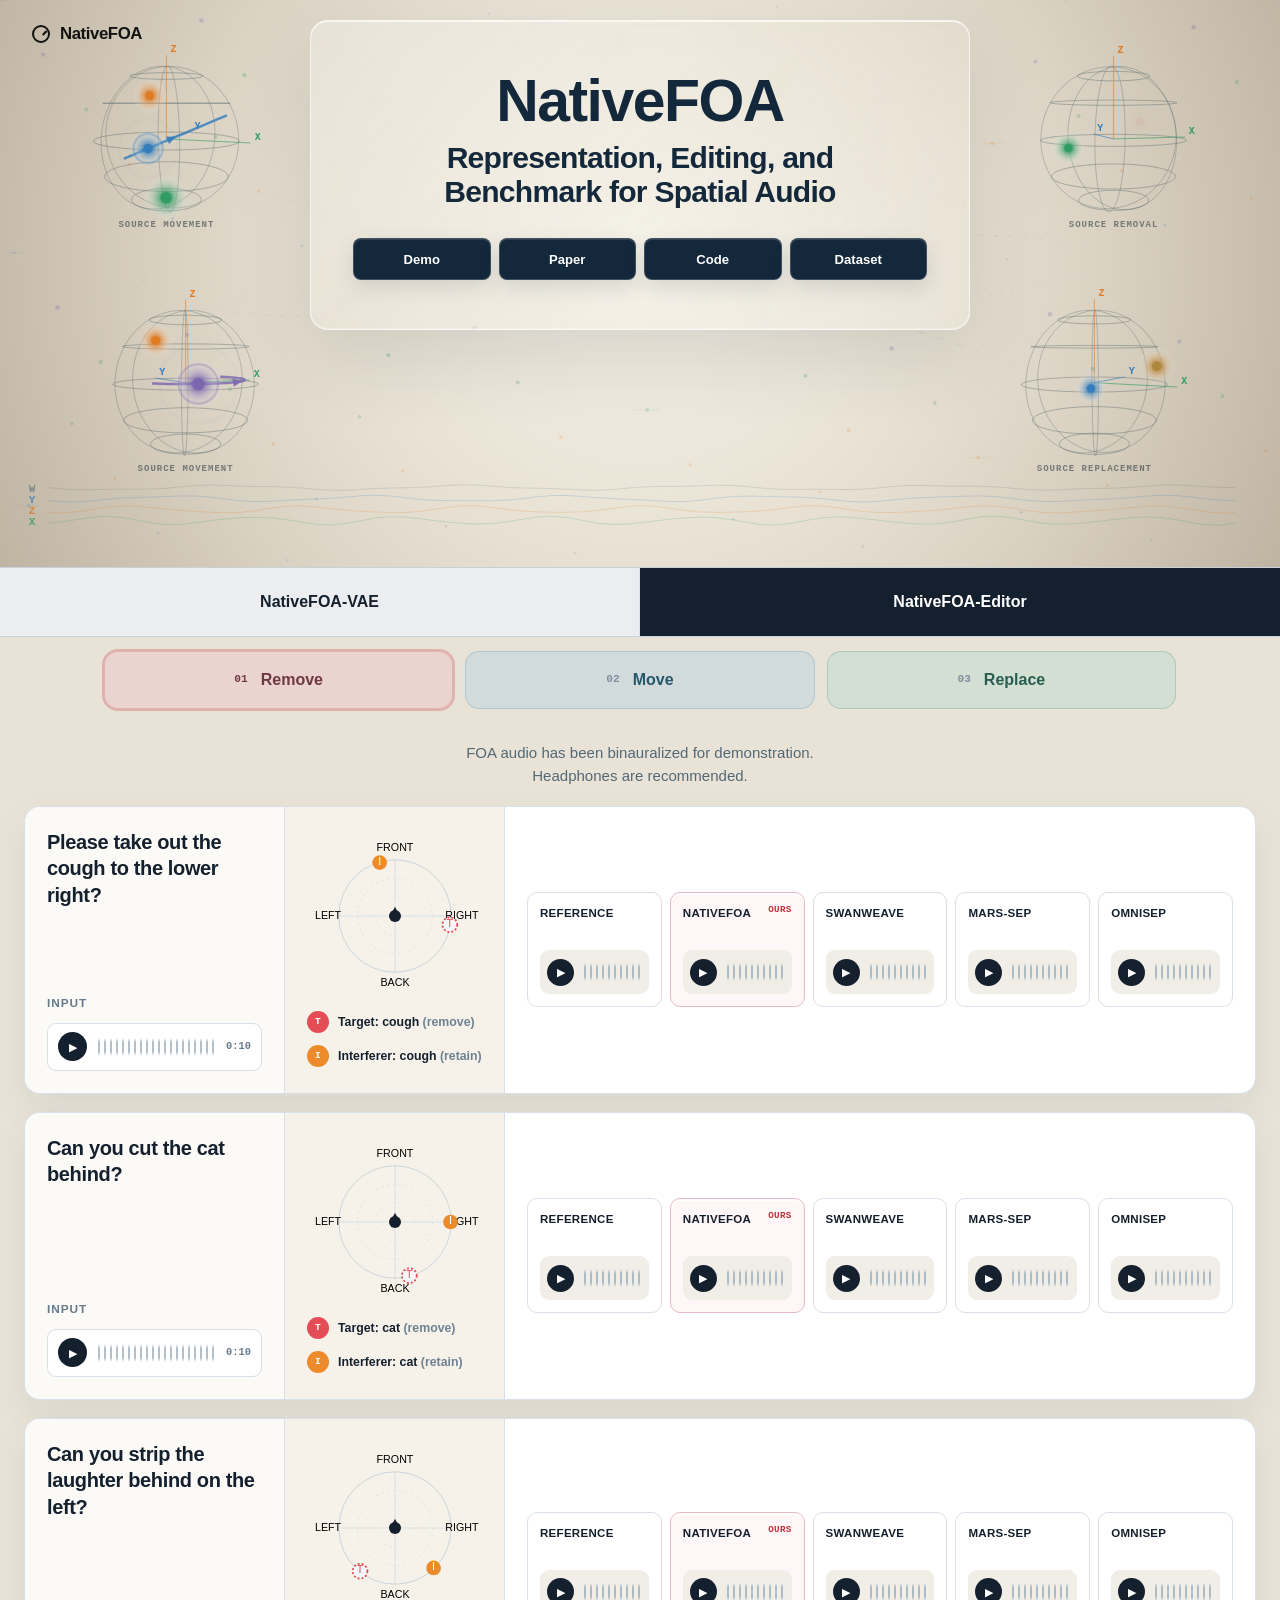
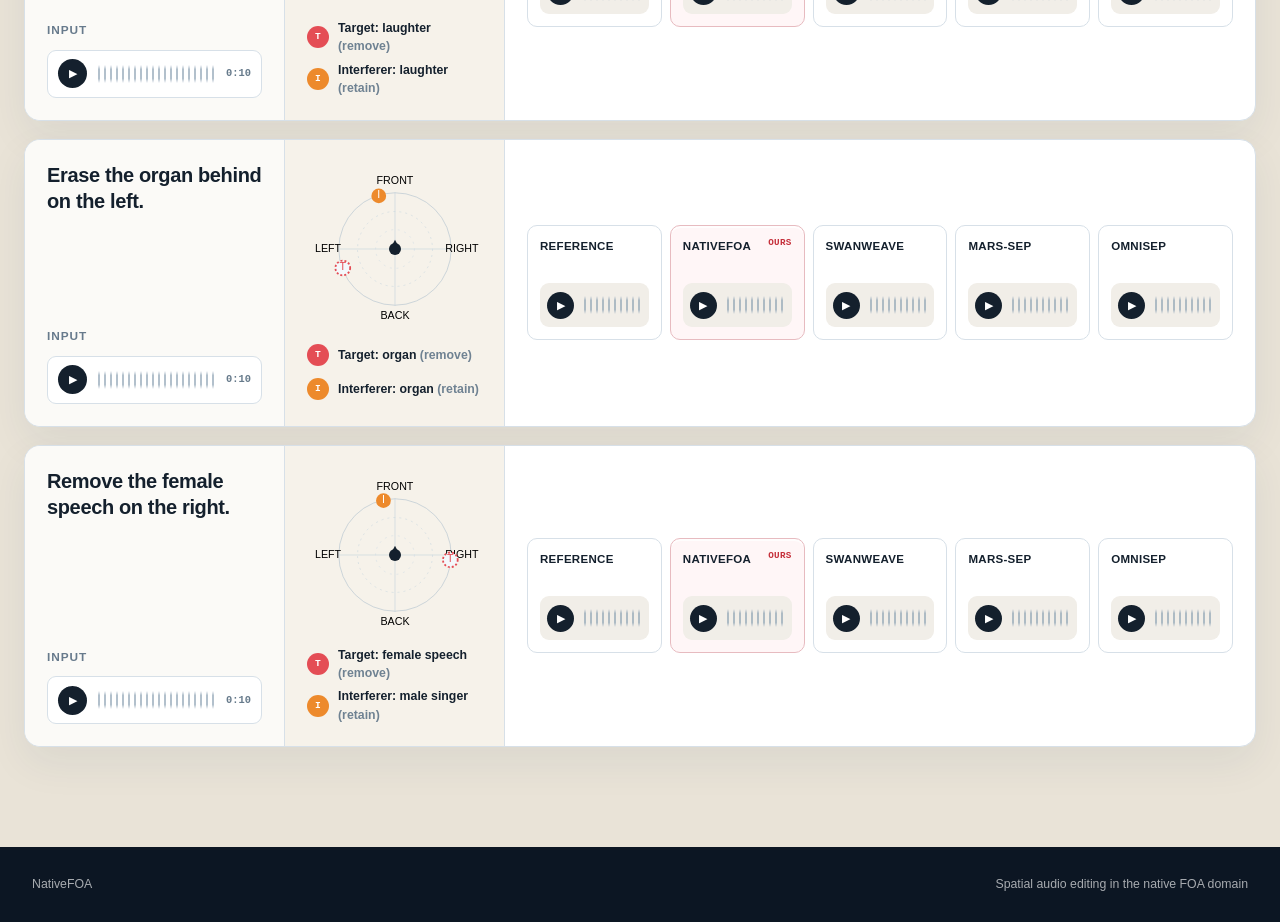
<file: index.html>
<!doctype html>
<html lang="en">
  <head>
    <meta charset="UTF-8" />
    <meta name="viewport" content="width=device-width, initial-scale=1.0" />
    <meta name="description" content="NativeFOA representation and instruction-guided spatial audio editing demos." />
    <title>NativeFOA — Spatial Audio Demo</title>
    <link rel="icon" type="image/svg+xml" href="data:image/svg+xml,%3Csvg xmlns='http://www.w3.org/2000/svg' viewBox='0 0 64 64'%3E%3Crect width='64' height='64' rx='14' fill='%230b111b'/%3E%3Ccircle cx='32' cy='32' r='19' fill='none' stroke='%23e9ff60' stroke-width='4'/%3E%3Ccircle cx='32' cy='13' r='5' fill='%23ff5b4d'/%3E%3Cpath d='M32 32L49 42' stroke='%23fff' stroke-width='3' stroke-linecap='round'/%3E%3C/svg%3E" />
    <link rel="stylesheet" href="styles.css?v=35" />
    <script src="app.js?v=35" defer></script>
  </head>
  <body>
    <header class="topbar">
      <a class="brand" href="#top" aria-label="NativeFOA home"><span class="brand-mark"></span>NativeFOA</a>
    </header>

    <main>
      <section class="hero" id="top">
        <canvas class="soundfield-canvas" id="soundfield-canvas" aria-hidden="true"></canvas>
        <div class="hero-shade"></div>
        <div class="hero-panel">
          <h1>NativeFOA</h1>
          <p class="hero-title">Representation, Editing, and<br />Benchmark for Spatial Audio</p>
          <div class="hero-actions" aria-label="Project resources">
            <a class="action action--dark" href="#editor">Demo</a>
            <span class="action action--muted">Paper</span>
            <span class="action action--muted">Code</span>
            <span class="action action--muted">Dataset</span>
          </div>
        </div>
      </section>

      <nav class="module-switcher" aria-label="NativeFOA components">
        <button class="module-button" data-page="vae" type="button">NativeFOA-VAE</button>
        <button class="module-button is-active" data-page="editor" type="button">NativeFOA-Editor</button>
      </nav>

      <section class="demo-section page-panel" id="editor" data-page-panel="editor">
        <div class="task-switcher" role="tablist" aria-label="Editing task">
          <button class="task-button is-active" data-task="remove" role="tab" aria-selected="true"><span>01</span>Remove</button>
          <button class="task-button" data-task="move" role="tab" aria-selected="false"><span>02</span>Move</button>
          <button class="task-button" data-task="replace" role="tab" aria-selected="false"><span>03</span>Replace</button>
        </div>

        <p class="editor-note">FOA audio has been binauralized for demonstration.<br />Headphones are recommended.</p>

        <div class="case-list" id="case-list" aria-live="polite"></div>
      </section>

      <section class="vae-section page-panel" id="vae" data-page-panel="vae" aria-labelledby="vae-demo-title" hidden>
        <div class="vae-heading">
          <div>
            <p class="kicker">NATIVE FOA · REPRESENTATION</p>
            <h2 id="vae-demo-title">FOA VAE Reconstruction Demo</h2>
          </div>
        </div>
        <div class="vae-list" id="vae-list"></div>
      </section>

    </main>

    <footer>
      <span>NativeFOA</span>
      <span>Spatial audio editing in the native FOA domain</span>
    </footer>
  </body>
</html>
</file>
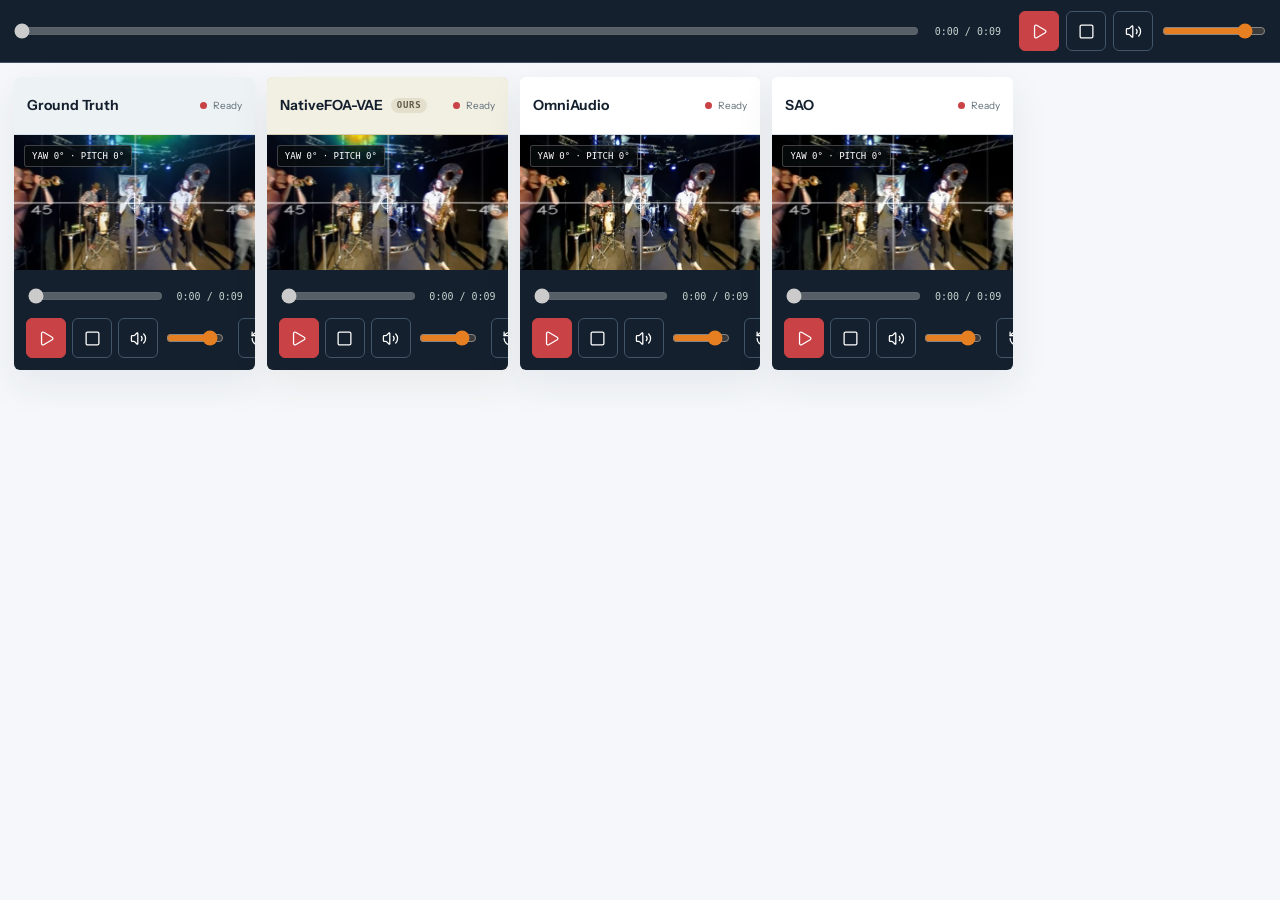
<file: preview/vae-demo/index.html>
<!doctype html>
<html lang="en">
  <head>
    <meta charset="UTF-8">
    <meta name="viewport" content="width=device-width, initial-scale=1.0">
    <meta name="color-scheme" content="light">
    <meta name="theme-color" content="#f5f7fa">
    <link rel="icon" href="data:,">
    <meta
      name="description"
      content="AROS interactive spatial-audio reconstruction comparison with 360-degree energy overlays and binaural Ambisonic playback."
    >
    <title>NativeFOA — FOA VAE Reconstruction Demo</title>
    <link rel="preload" href="vendor/InstrumentSans.woff2" as="font" type="font/woff2" crossorigin>
    <link rel="stylesheet" href="styles.css?v=nativefoa-12">
  </head>
  <body>
    <main id="top">
      <section class="sample-band" aria-labelledby="sample-nav-title">
        <div class="sample-band__inner">
          <div class="section-index">
            <span>01</span>
            <h2 id="sample-nav-title">Choose a sample</h2>
          </div>
          <div
            class="sample-tabs"
            id="sample-tabs"
            role="tablist"
            aria-label="FOA test samples"
          ></div>
        </div>
      </section>

      <section class="comparison-section" aria-labelledby="comparison-title">
        <div class="comparison-heading">
          <div class="section-index">
            <span>02</span>
            <div>
              <h2 id="comparison-title">Reconstruction comparison</h2>
              <p class="selected-sample" id="selected-sample" translate="no">Loading samples…</p>
            </div>
          </div>
          <div class="comparison-tools">
            <div class="display-mode-control" role="group" aria-label="Video display mode">
              <button type="button" data-display-mode="spatial" aria-pressed="true">Spatial</button>
              <button type="button" data-display-mode="flat" aria-pressed="false">Flat</button>
            </div>
            <label class="sync-control">
              <input id="sync-toggle" type="checkbox">
              <span class="sync-control__track" aria-hidden="true"></span>
              <span>Sync</span>
            </label>
          </div>
        </div>

        <section class="shared-transport" id="shared-transport" hidden aria-label="Synchronized playback controls">
          <div class="shared-transport__timeline">
            <input
              id="shared-seek"
              type="range"
              min="0"
              max="1000"
              value="0"
              step="1"
              aria-label="Synchronized playback position"
              disabled
            >
            <output class="time-label" id="shared-time">0:00 / --:--</output>
          </div>
          <div class="shared-transport__commands">
            <button class="icon-button icon-button--primary" id="shared-play" type="button" aria-label="Play all" title="Play all" disabled>
              <i data-lucide="play" aria-hidden="true"></i>
            </button>
            <button class="icon-button" id="shared-stop" type="button" aria-label="Stop all" title="Stop all" disabled>
              <i data-lucide="square" aria-hidden="true"></i>
            </button>
            <button class="icon-button" id="shared-mute" type="button" aria-label="Mute" title="Mute" disabled>
              <i data-lucide="volume-2" aria-hidden="true"></i>
            </button>
            <label class="volume-control" title="Synchronized volume">
              <span class="sr-only">Synchronized volume</span>
              <input id="shared-volume" type="range" min="0" max="1" value="0.85" step="0.01" aria-label="Synchronized volume" disabled>
            </label>
          </div>
        </section>

        <div
          class="global-status"
          id="global-status"
          role="status"
          aria-live="polite"
        >
          Preparing the five comparison players…
        </div>
        <div class="player-grid" id="player-grid"></div>
      </section>
    </main>

    <noscript>This comparison requires JavaScript and Web Audio.</noscript>
    <script src="vendor/omnitone.min.js"></script>
    <script src="vendor/lucide.min.js"></script>
    <script type="module" src="js/app.js?v=nativefoa-12"></script>
  </body>
</html>
</file>
<file: styles.css>
:root{color-scheme:light;--ink:#14202d;--paper:#f5f7fa;--surface:#fff;--line:#d7e0e8;--task:#c94246;--accent:#a92f37;--interferer:#e67e22;font-family:Inter,ui-sans-serif,-apple-system,BlinkMacSystemFont,"Segoe UI",sans-serif}
*{box-sizing:border-box}html{scroll-behavior:smooth}body{margin:0;background:#0c1623;color:var(--ink);font-size:16px;line-height:1.5}button,a{font:inherit;color:inherit}a{text-decoration:none}
.topbar{position:fixed;inset:0 0 auto;z-index:50;display:flex;align-items:center;height:68px;padding:0 32px;color:#171817;mix-blend-mode:multiply}.brand{display:inline-flex;align-items:center;gap:10px;width:max-content;font-size:1.05rem;font-weight:850;letter-spacing:-.025em}.brand-mark{position:relative;width:18px;height:18px;border:2px solid currentColor;border-radius:50%}.brand-mark:after{content:"";position:absolute;left:7px;top:2px;width:2px;height:6px;border-radius:2px;background:currentColor;transform-origin:50% 7px;transform:rotate(42deg)}
.hero{position:relative;min-height:63vh;overflow:hidden;display:grid;place-items:center;padding:68px 22px 38px;background:radial-gradient(circle at 50% 45%,#f5f1e7 0,#e7e0d2 48%,#cbc1af 100%)}.soundfield-canvas{position:absolute;z-index:1;inset:0;width:100%;height:100%}.paper-figures{position:absolute;inset:0;overflow:hidden;pointer-events:none}.paper-figure{position:absolute;overflow:hidden;border:1px solid rgba(76,77,69,.12);background:rgba(255,255,255,.22);box-shadow:0 16px 36px rgba(70,63,50,.06);mix-blend-mode:multiply}.paper-figure img{display:block;filter:saturate(.9) contrast(.97);opacity:.19}.paper-figure--config{left:-30px;top:26px;width:380px;height:190px}.paper-figure--config img{width:710px;transform:translate(-12px,-8px)}.paper-figure--architecture{right:-36px;bottom:12px;width:390px;height:196px}.paper-figure--architecture img{width:560px;transform:translate(-134px,-9px)}.paper-figure--latent{left:38%;bottom:-34px;width:290px;height:174px}.paper-figure--latent img{width:290px}.hero-shade{position:absolute;z-index:1;inset:0;background:radial-gradient(circle at 50% 48%,rgba(250,247,238,.02) 0 30%,rgba(98,84,64,.035) 68%,rgba(65,53,38,.09) 100%)}
.hero-panel{position:relative;z-index:2;width:min(720px,90vw);padding:28px 42px 24px;border:1px solid rgba(255,255,255,.28);background:rgba(255,255,255,.16);box-shadow:0 22px 70px rgba(53,63,67,.09);text-align:center;backdrop-filter:blur(4px) saturate(1.05)}.kicker{margin:0 0 12px;color:#5d6870;font:760 .73rem/1.2 ui-monospace,SFMono-Regular,Menlo,monospace;letter-spacing:.15em}.hero h1{margin:0;font-size:clamp(3rem,5.4vw,4.4rem);line-height:.9;letter-spacing:-.075em}.hero-title{margin:14px 0 0;font-size:clamp(1.3rem,2.1vw,1.7rem);font-weight:750;line-height:1.16;letter-spacing:-.035em}.hero-copy{margin:12px 0 16px;color:#54656f;font-size:.94rem}.hero-actions{display:grid;grid-template-columns:repeat(4,1fr);gap:8px}.action{display:flex;min-height:42px;align-items:center;justify-content:center;gap:9px;border:1px solid rgba(255,255,255,.16);border-radius:8px;background:#172938;color:#fff;box-shadow:0 8px 20px rgba(14,37,54,.12),inset 0 1px rgba(255,255,255,.13);font-size:.82rem;font-weight:760}.action--dark{transition:transform .2s ease,background .2s ease}.action--dark:hover{transform:translateY(-2px);background:#23465b}.action--muted{background:#172938;color:#fff;cursor:default}.hero-meta{position:absolute;z-index:2;bottom:16px;color:rgba(40,45,45,.7);font:650 .66rem/1.55 ui-monospace,SFMono-Regular,Menlo,monospace;letter-spacing:.13em}.hero-meta--left{left:30px}.hero-meta--right{right:30px}
.demo-section{padding:0 max(24px,calc((100vw - 1450px)/2)) 100px;background:var(--paper)}.task-switcher{position:sticky;top:0;z-index:20;display:grid;grid-template-columns:repeat(3,1fr);border-block:1px solid var(--line);background:rgba(245,247,250,.94);backdrop-filter:blur(16px)}.task-button{display:flex;align-items:center;justify-content:center;gap:13px;min-height:68px;border:0;border-right:1px solid var(--line);background:transparent;font-size:1rem;font-weight:800;cursor:pointer}.task-button:last-child{border-right:0}.task-button span{color:#8090a0;font:700 .7rem/1 ui-monospace,monospace}.task-button.is-active{background:#14202d;color:#fff}.task-button.is-active span{color:var(--task)}
.case-list{display:grid;gap:18px;padding-top:28px}.case-card{display:grid;grid-template-columns:minmax(230px,260px) 220px minmax(560px,1fr);min-height:288px;overflow:hidden;border:1px solid var(--line);border-radius:16px;background:var(--surface);box-shadow:0 16px 42px rgba(34,62,82,.07)}.case-copy,.scene-panel,.methods-panel{min-width:0;padding:22px;border-right:1px solid var(--line)}.methods-panel{border-right:0}.case-copy{display:flex;flex-direction:column;background:linear-gradient(145deg,#fbfcfd,#f3f7fa)}.case-copy h3{margin:0;font-size:1.25rem;line-height:1.34;letter-spacing:-.018em}.input-player{margin-top:auto;padding-top:24px}.micro-label{color:#677a8c;font-size:.74rem;font-weight:780;letter-spacing:.08em;text-transform:uppercase}.fake-player{display:grid;grid-template-columns:30px 1fr auto;gap:10px;align-items:center;width:100%;min-height:48px;margin-top:10px;padding:8px 10px;border:1px solid var(--line);border-radius:9px;background:#fff;cursor:pointer}.play-icon{display:grid;width:29px;height:29px;place-items:center;border-radius:50%;background:#14202d;color:#fff;font-style:normal;font-size:.67rem}.wave{height:18px;background:repeating-linear-gradient(90deg,#8ea3b4 0 2px,transparent 2px 6px);mask:linear-gradient(180deg,transparent,#000 24% 76%,transparent);opacity:.68}.fake-player b{color:#667a8b;font:650 .65rem/1 ui-monospace,monospace}.fake-player.is-playing .play-icon{background:var(--accent)}.fake-player.is-playing .wave{background:repeating-linear-gradient(90deg,var(--accent) 0 2px,transparent 2px 6px);animation:wave .9s linear infinite}
.scene-panel{display:flex;flex-direction:column;background:#f4f8fb}.scene-wrap{width:174px;margin:0 auto 4px}.scene-wrap svg{display:block;width:100%;height:auto}.scene-key{display:grid;gap:5px;margin-top:auto}.key-row{display:grid;grid-template-columns:23px 1fr;gap:8px;align-items:center;min-height:29px;font-size:.77rem;font-weight:690}.key-row b{display:grid;width:22px;height:22px;place-items:center;border-radius:50%;background:var(--dot);color:#fff;font:780 .6rem/1 ui-monospace,monospace}.key-row em{color:#6f8292;font-style:normal;font-weight:580}
.methods-panel{display:flex;align-items:center}.method-grid{display:grid;grid-template-columns:repeat(var(--methods,4),minmax(112px,1fr));gap:8px;width:100%}.method-card{min-width:0;padding:12px;border:1px solid var(--line);border-radius:10px;background:#fff}.method-card--ours{box-shadow:inset 0 2px rgba(255,255,255,.8)}#case-list[data-task="remove"] .method-card--ours{border-color:#e7bbc0;background:#fff6f7}#case-list[data-task="move"] .method-card--ours{border-color:#b6d9ee;background:#f2f9fd}#case-list[data-task="replace"] .method-card--ours{border-color:#b9dfd1;background:#f2faf7}.method-name{display:flex;min-height:31px;justify-content:space-between;gap:6px;font-size:.72rem;font-weight:830;letter-spacing:.025em;text-transform:uppercase}.method-name small{color:var(--accent);font:730 .58rem/1 ui-monospace,monospace}.method-card .fake-player{grid-template-columns:27px 1fr;min-height:44px;margin-top:14px;padding:7px;border:0;background:#eef3f6}.method-card .play-icon{width:27px;height:27px}.method-card .fake-player b{display:none}
.hero-panel{width:min(660px,78vw)}.topbar{position:absolute}
[hidden]{display:none!important}.module-switcher{position:sticky;top:0;z-index:40;display:grid;grid-template-columns:repeat(2,1fr);border-block:1px solid #c8d1d8;background:rgba(245,247,250,.96);backdrop-filter:blur(16px)}.module-button{display:flex;align-items:center;justify-content:center;min-height:68px;border:0;border-right:1px solid #d7e0e8;background:transparent;color:#14202d;font-size:1rem;font-weight:820;cursor:pointer}.module-button:last-child{border-right:0}.module-button.is-active{background:#14202d;color:#fff}
.task-switcher{top:68px;padding:14px max(18px,calc((100vw - 1120px)/2));gap:12px;border:0;background:linear-gradient(180deg,rgba(224,239,246,.94),rgba(204,226,236,.88));backdrop-filter:blur(18px) saturate(1.15)}.task-button{position:relative;min-height:58px;overflow:hidden;border:1px solid rgba(118,171,193,.34)!important;border-radius:18px;color:#19384a;box-shadow:0 10px 25px rgba(31,87,111,.1),inset 0 1px 0 rgba(255,255,255,.9),inset 0 -1px 0 rgba(65,131,158,.12);transform:none;transition:transform .22s ease,box-shadow .22s ease,background .22s ease}.task-button:nth-child(1){background:linear-gradient(135deg,rgba(255,255,255,.84),rgba(245,185,194,.3) 48%,rgba(216,133,148,.18))}.task-button:nth-child(2){background:linear-gradient(135deg,rgba(255,255,255,.86),rgba(130,202,235,.31) 48%,rgba(66,157,204,.18))}.task-button:nth-child(3){background:linear-gradient(135deg,rgba(255,255,255,.86),rgba(132,221,199,.3) 48%,rgba(55,168,147,.17))}.task-button:after{position:absolute;inset:1px;border-radius:17px;background:linear-gradient(115deg,rgba(255,255,255,.72),transparent 32% 70%,rgba(255,255,255,.2));content:"";pointer-events:none}.task-button:hover{transform:translateY(-2px);box-shadow:0 14px 30px rgba(31,87,111,.15),inset 0 1px 0 rgba(255,255,255,.95)}.task-button:nth-child(1).is-active{background:linear-gradient(135deg,rgba(255,250,251,.96),rgba(235,139,153,.58) 52%,rgba(204,92,112,.38));border-color:rgba(196,82,101,.5)!important;color:#712b38}.task-button:nth-child(2).is-active{background:linear-gradient(135deg,rgba(249,253,255,.96),rgba(85,175,220,.58) 52%,rgba(34,130,181,.38));border-color:rgba(38,132,181,.5)!important;color:#174f70}.task-button:nth-child(3).is-active{background:linear-gradient(135deg,rgba(249,255,253,.96),rgba(75,191,166,.56) 52%,rgba(31,142,120,.36));border-color:rgba(36,145,123,.5)!important;color:#155b4d}.task-button.is-active span{color:currentColor}.task-button:active{transform:translateY(1px)}
.vae-section{padding:48px max(24px,calc((100vw - 1450px)/2)) 76px;background:#e9e3d7}.vae-heading{margin-bottom:18px}.vae-heading .kicker{margin-bottom:8px}.vae-heading h2{margin:0;font-size:clamp(1.3rem,1.7vw,1.7rem);line-height:1.12;letter-spacing:-.025em}.vae-list{display:grid;gap:15px}.vae-case{overflow:hidden;border:1px solid rgba(20,32,45,.18);border-radius:15px;background:#f5f7fa;box-shadow:0 17px 44px rgba(38,47,54,.1)}.vae-frame{display:block;width:100%;height:520px;border:0;background:#f5f7fa}.bench-section{min-height:62vh;padding:90px max(24px,calc((100vw - 1120px)/2)) 110px;background:#f5f7fa}.bench-section h2{margin:0;font-size:clamp(3rem,7vw,6.5rem);line-height:.9;letter-spacing:-.07em}.bench-section>p:not(.kicker){max-width:720px;margin:28px 0;color:#62717a;font-size:1.08rem}.bench-placeholder{display:flex;align-items:center;justify-content:space-between;margin-top:58px;padding:34px;border:1px solid #d7e0e8;border-radius:16px;background:#fff;box-shadow:0 18px 46px rgba(34,62,82,.07)}.bench-placeholder span{font-weight:760}.bench-placeholder strong{color:#a92f37;font:800 .72rem/1 ui-monospace,monospace;letter-spacing:.12em;text-transform:uppercase}
.hero-panel{border-radius:18px}.demo-section{background:#e9e3d7}.case-copy{background:#fbfaf7}.scene-panel{background:#f6f2ea}.method-card .fake-player{background:#f1eee8}.task-switcher{background:rgba(233,227,215,.95);backdrop-filter:blur(16px)}.task-button{border-color:rgba(118,104,84,.22)!important;border-radius:14px;box-shadow:none;transform:none}.task-button:after{display:none}.task-button:nth-child(1),.task-button:nth-child(1).is-active{background:rgba(238,185,193,.34);border-color:rgba(192,111,124,.34)!important;color:#6f3942}.task-button:nth-child(2),.task-button:nth-child(2).is-active{background:rgba(170,207,226,.38);border-color:rgba(91,151,180,.3)!important;color:#28576d}.task-button:nth-child(3),.task-button:nth-child(3).is-active{background:rgba(174,218,205,.38);border-color:rgba(82,151,132,.3)!important;color:#285e50}.task-button.is-active{box-shadow:0 0 0 2px color-mix(in srgb,var(--accent) 28%,transparent)}.task-button:hover{transform:none;filter:brightness(.98)}.task-button:active{transform:none}
.hero{background:radial-gradient(circle at 50% 45%,#f5f1e7 0,#e7e0d2 48%,#cbc1af 100%)}.hero-panel{position:absolute;top:20px;left:50%;display:flex;min-height:310px;flex-direction:column;justify-content:center;transform:translateX(-50%);border-color:rgba(255,255,255,.68);background:linear-gradient(135deg,rgba(255,255,255,.26),rgba(255,255,255,.07) 54%,rgba(255,255,255,.15));box-shadow:0 28px 76px rgba(51,58,58,.14),inset 0 1px 0 rgba(255,255,255,.72),inset 0 -1px 0 rgba(255,255,255,.22);-webkit-backdrop-filter:blur(8px) saturate(1.08);backdrop-filter:blur(8px) saturate(1.08)}.hero h1{color:#13283a;font-size:clamp(2.9rem,4.6vw,3.9rem);letter-spacing:-.025em}.hero-title{color:#13283a;font-size:clamp(1.5rem,2.35vw,1.9rem);letter-spacing:-.025em}.hero-actions{margin-top:28px}.action{border-color:rgba(255,255,255,.18);background:#13283a}.action--muted{background:#13283a}.editor-note{margin:0;padding:18px 20px 0;color:#536875;text-align:center;font-size:.94rem;line-height:1.55}.case-list{padding-top:18px}
footer{display:flex;justify-content:space-between;gap:30px;padding:28px 32px;background:#0c1623;color:rgba(255,255,255,.64);font-size:.77rem}@keyframes wave{to{background-position:24px 0}}
@media(max-width:1120px){.case-card{grid-template-columns:260px minmax(220px,1fr)}.methods-panel{grid-column:1/-1;border-top:1px solid var(--line)}.method-grid{grid-template-columns:repeat(var(--methods,4),minmax(108px,1fr))}}
@media(max-width:900px){.vae-heading h2{font-size:clamp(1.25rem,4vw,1.55rem)}}
@media(max-width:720px){.topbar{height:58px;padding-inline:16px}.hero{min-height:70vh;padding:62px 14px 28px}.hero-panel{top:50px;width:min(94vw,660px);min-height:300px;padding:25px 18px 22px}.hero h1{font-size:clamp(2.8rem,12vw,3.8rem)}.hero-title br,.hero-copy br{display:none}.hero-actions{grid-template-columns:repeat(2,1fr)}.hero-meta{display:none}.module-button{min-height:60px;font-size:.82rem}.demo-section{padding-inline:12px;padding-bottom:74px}.task-switcher{top:60px;padding:10px 8px;gap:7px}.task-button{min-height:52px;border-radius:14px;font-size:.82rem}.case-card{grid-template-columns:1fr}.case-copy,.scene-panel,.methods-panel{border-right:0;border-bottom:1px solid var(--line)}.case-copy{min-height:250px}.scene-wrap{width:210px}.methods-panel{min-width:0}.method-grid{grid-template-columns:repeat(2,minmax(130px,1fr))}.method-card:last-child:nth-child(odd){grid-column:1/-1}.vae-section{padding:38px 12px 60px}.vae-frame{height:1500px}footer{display:grid}}
@media(prefers-reduced-motion:reduce){html{scroll-behavior:auto}.fake-player.is-playing .wave{animation:none}}
</file>
<file: preview/vae-demo/styles.css>
@font-face {
  font-family: "Instrument Sans";
  src: url("vendor/InstrumentSans.woff2") format("woff2");
  font-style: normal;
  font-weight: 400 700;
  font-display: swap;
}

:root {
  --page: #101310;
  --surface: #1a1f1a;
  --surface-soft: #252b24;
  --surface-muted: #151915;
  --ink: #f1f3e9;
  --ink-soft: #a9b1a6;
  --line: #2c332c;
  --line-strong: #4c574b;
  --viewer: #050705;
  --viewer-raised: #0c120e;
  --viewer-line: #374237;
  --white: #fbfcf4;
  --accent: #b8d86a;
  --accent-deep: #d8ed9d;
  --accent-soft: #29351c;
  --on-accent: #11140f;
  --heat: #ff775f;
  --energy: #f0b84b;
  --focus: #8eb7ff;
  --radius: 6px;
  --container: 1680px;
  --ease-out: cubic-bezier(0.16, 1, 0.3, 1);
  color: var(--ink);
  background: var(--page);
  font-family: "Instrument Sans", ui-sans-serif, system-ui, sans-serif;
  font-synthesis: none;
  color-scheme: dark;
}

* {
  box-sizing: border-box;
}

html {
  scroll-behavior: smooth;
  scrollbar-color: var(--line-strong) var(--page);
}

body {
  min-width: 320px;
  margin: 0;
  background: var(--page);
  color: var(--ink);
  font-variant-numeric: tabular-nums;
}

::selection {
  background: var(--energy);
  color: var(--on-accent);
}

button,
input {
  font: inherit;
}

button {
  letter-spacing: 0;
  touch-action: manipulation;
  -webkit-tap-highlight-color: transparent;
}

button:focus:not(:focus-visible),
input:focus:not(:focus-visible),
.viewer-shell:focus:not(:focus-visible) {
  outline: none;
}

.sr-only {
  position: absolute;
  width: 1px;
  height: 1px;
  padding: 0;
  margin: -1px;
  overflow: hidden;
  clip: rect(0, 0, 0, 0);
  white-space: nowrap;
  border: 0;
}

button:focus-visible,
input:focus-visible,
a:focus-visible,
.viewer-shell:focus-visible {
  outline: 3px solid var(--focus);
  outline-offset: 3px;
}

.intro-band__inner,
.sample-band__inner,
.comparison-section {
  width: min(100% - 40px, var(--container));
  margin-inline: auto;
}

.intro-band {
  position: relative;
  overflow: hidden;
  border-bottom: 1px solid var(--line);
  background: #141814;
}

.intro-band::after {
  position: absolute;
  right: max(20px, calc((100vw - var(--container)) / 2));
  bottom: 0;
  width: min(34vw, 520px);
  height: 3px;
  background: var(--energy);
  content: "";
}

.intro-band__inner {
  min-height: 160px;
  display: grid;
  grid-template-columns: minmax(0, 1.55fr) minmax(340px, 0.45fr);
  align-items: end;
  gap: 56px;
  padding-block: 27px 25px;
}

h1,
h2,
h3,
p {
  letter-spacing: 0;
}

h1 {
  max-width: 1040px;
  margin: 0;
  font-size: 52px;
  font-weight: 680;
  line-height: 0.94;
  text-wrap: balance;
}

.oscar-acronym,
.oscar-expansion {
  display: block;
}

.oscar-acronym {
  width: fit-content;
  color: var(--ink);
  font-stretch: 88%;
}

.oscar-expansion {
  max-width: 980px;
  margin-top: 14px;
  color: var(--ink-soft);
  font-size: 20px;
  font-weight: 520;
  line-height: 1.25;
}

.oscar-expansion strong {
  color: var(--accent-deep);
  font-weight: 700;
}

.intro-note {
  align-self: end;
  padding-top: 14px;
  border-top: 1px solid var(--line-strong);
}

.intro-note > p {
  max-width: 620px;
  margin: 0 0 13px;
  color: var(--ink-soft);
  font-size: 14px;
  font-weight: 520;
  line-height: 1.5;
}

.listening-note {
  display: flex;
  align-items: center;
  flex-wrap: wrap;
  gap: 7px;
  color: var(--ink);
  font-size: 12px;
  font-weight: 650;
}

.listening-note svg {
  width: 16px;
  height: 16px;
  color: var(--accent);
  stroke-width: 1.8;
}

.sample-band {
  border-bottom: 1px solid var(--line-strong);
  background: var(--surface-muted);
}

.sample-band__inner {
  display: grid;
  grid-template-columns: 196px minmax(0, 1fr);
  align-items: center;
  gap: 24px;
  padding-block: 14px;
}

.section-index {
  display: flex;
  align-items: flex-start;
  gap: 12px;
}

.section-index > span {
  min-width: 18px;
  padding-top: 3px;
  color: var(--accent);
  font-family: ui-monospace, SFMono-Regular, Menlo, Consolas, monospace;
  font-size: 10px;
  font-weight: 800;
}

.section-index h2 {
  margin: 0;
  font-size: 18px;
  font-weight: 680;
  line-height: 1.2;
}

.sample-tabs {
  display: grid;
  grid-template-columns: repeat(5, minmax(0, 1fr));
  gap: 7px;
  margin-top: 0;
}

.sample-tab {
  min-width: 0;
  width: 100%;
  min-height: 40px;
  display: inline-flex;
  align-items: center;
  gap: 10px;
  padding: 7px 10px;
  border: 1px solid var(--line-strong);
  border-radius: var(--radius);
  background: transparent;
  color: var(--ink);
  cursor: pointer;
  transition:
    border-color 150ms ease,
    background 150ms ease,
    color 150ms ease;
}

.sample-tab:hover {
  border-color: var(--accent);
  background: var(--surface-soft);
}

.sample-tab:active {
  background: var(--accent-soft);
}

.sample-tab[aria-selected="true"] {
  border-color: var(--accent);
  background: var(--accent);
  color: var(--on-accent);
}

.sample-tab:disabled {
  cursor: wait;
  opacity: 0.58;
}

.sample-tab__number {
  color: var(--accent);
  font-family: ui-monospace, SFMono-Regular, Menlo, Consolas, monospace;
  font-size: 9px;
  font-weight: 800;
}

.sample-tab[aria-selected="true"] .sample-tab__number {
  color: #3d4d18;
}

.sample-tab__id {
  min-width: 0;
  overflow: hidden;
  font-family: ui-monospace, SFMono-Regular, Menlo, Consolas, monospace;
  font-size: 10px;
  text-overflow: ellipsis;
  white-space: nowrap;
}

.comparison-section {
  padding-block: 24px 56px;
}

.comparison-heading {
  display: flex;
  align-items: flex-end;
  justify-content: space-between;
  gap: 32px;
  margin-bottom: 18px;
}

.comparison-tools {
  display: flex;
  align-items: center;
  justify-content: flex-end;
  flex-wrap: wrap;
  gap: 12px;
}

.display-mode-control {
  display: inline-grid;
  grid-template-columns: repeat(2, minmax(74px, 1fr));
  padding: 3px;
  border: 1px solid var(--line-strong);
  border-radius: var(--radius);
  background: var(--surface-soft);
}

.display-mode-control button {
  min-height: 32px;
  padding: 5px 13px;
  border: 0;
  border-radius: 3px;
  background: transparent;
  color: var(--ink-soft);
  cursor: pointer;
  font-size: 12px;
  font-weight: 650;
  transition:
    background 150ms ease,
    color 150ms ease;
}

.display-mode-control button:hover:not([aria-pressed="true"]) {
  background: #30382f;
  color: var(--ink);
}

.display-mode-control button[aria-pressed="true"] {
  background: var(--accent);
  color: var(--on-accent);
}

.sync-control {
  position: relative;
  min-height: 40px;
  display: inline-flex;
  align-items: center;
  gap: 8px;
  cursor: pointer;
  font-size: 12px;
  font-weight: 650;
  white-space: nowrap;
}

.sync-control input {
  position: absolute;
  z-index: 2;
  inset: 0;
  width: 100%;
  height: 100%;
  margin: 0;
  opacity: 0;
  cursor: pointer;
}

.sync-control__track {
  position: relative;
  width: 38px;
  height: 22px;
  border: 1px solid var(--line-strong);
  border-radius: 11px;
  background: var(--surface-soft);
  transition:
    border-color 150ms ease,
    background 150ms ease;
}

.sync-control__track::after {
  position: absolute;
  top: 3px;
  left: 3px;
  width: 14px;
  height: 14px;
  border-radius: 50%;
  background: var(--ink-soft);
  content: "";
  transition:
    translate 180ms var(--ease-out),
    background 150ms ease;
}

.sync-control:hover .sync-control__track {
  border-color: var(--accent);
}

.sync-control input:checked + .sync-control__track {
  border-color: var(--accent);
  background: var(--accent);
}

.sync-control input:checked + .sync-control__track::after {
  background: var(--on-accent);
  translate: 16px 0;
}

.sync-control input:focus-visible + .sync-control__track {
  outline: 3px solid var(--focus);
  outline-offset: 3px;
}

.selected-sample {
  margin: 6px 0 0;
  color: var(--ink-soft);
  font-family: ui-monospace, SFMono-Regular, Menlo, Consolas, monospace;
  font-size: 11px;
  overflow-wrap: anywhere;
}

.global-status {
  min-height: 20px;
  margin-bottom: 8px;
  color: var(--ink-soft);
  font-size: 11px;
}

.global-status:empty {
  display: none;
}

.shared-transport {
  display: grid;
  grid-template-columns: minmax(240px, 1fr) auto;
  align-items: center;
  gap: 18px;
  margin-bottom: 16px;
  padding: 11px 12px;
  border-radius: var(--radius);
  background: var(--viewer-raised);
  color: var(--white);
}

.shared-transport[hidden] {
  display: none;
}

.shared-transport__timeline {
  min-width: 0;
  display: grid;
  grid-template-columns: minmax(120px, 1fr) auto;
  align-items: center;
  gap: 12px;
}

.shared-transport__commands {
  min-width: 0;
  display: flex;
  align-items: center;
  gap: 7px;
}

.player-grid {
  display: grid;
  grid-template-columns: repeat(5, minmax(0, 1fr));
  gap: 13px;
  align-items: start;
}

.player-card {
  min-width: 0;
  border-radius: var(--radius);
  background: var(--surface);
  box-shadow: 0 18px 36px rgb(0 0 0 / 26%);
  overflow: hidden;
  animation: player-enter 420ms var(--ease-out) both;
}

.player-card:nth-child(2) {
  animation-delay: 40ms;
}

.player-card:nth-child(3) {
  animation-delay: 80ms;
}

.player-card:nth-child(4) {
  animation-delay: 120ms;
}

.player-card:nth-child(5) {
  animation-delay: 160ms;
}

.player-card[data-audio-selected="true"][data-sync-enabled="true"] .player-card__header {
  border-bottom-color: var(--accent);
  background: var(--accent-soft);
}

.player-card__header {
  min-height: 58px;
  display: flex;
  align-items: center;
  justify-content: space-between;
  gap: 12px;
  padding: 11px 13px;
  border-bottom: 1px solid var(--line);
  cursor: pointer;
  transition:
    border-color 180ms ease,
    background 180ms ease;
}

.player-card__header:hover {
  background: var(--surface-soft);
}

.player-card[data-audio-selected="true"][data-sync-enabled="true"] .player-card__header:hover {
  background: #303d21;
}

.player-card__method {
  min-width: 0;
}

.listen-control {
  max-width: 100%;
  display: flex;
  align-items: center;
  flex-wrap: wrap;
  gap: 6px 8px;
  padding: 5px 6px;
  margin: -5px -6px;
  border: 0;
  border-radius: 4px;
  background: transparent;
  color: inherit;
  cursor: pointer;
  text-align: left;
}

.listen-marker {
  display: none;
  align-items: center;
  gap: 4px;
  flex: 0 0 auto;
  padding: 3px 6px;
  border-radius: 3px;
  background: var(--accent);
  color: var(--on-accent);
  font-size: 9px;
  font-weight: 700;
  line-height: 1;
  text-transform: uppercase;
}

.listen-marker svg {
  width: 11px;
  height: 11px;
  stroke-width: 2.2;
}

.player-card[data-audio-selected="true"][data-sync-enabled="true"] .listen-marker {
  display: inline-flex;
}

.player-card__method h3 {
  margin: 0;
  font-size: 14px;
  font-weight: 650;
  line-height: 1.25;
  overflow-wrap: anywhere;
}

.player-status {
  display: inline-flex;
  align-items: center;
  gap: 6px;
  flex: 0 0 auto;
  color: var(--ink-soft);
  font-size: 10px;
}

.player-status::before {
  width: 7px;
  height: 7px;
  border-radius: 50%;
  background: var(--line-strong);
  content: "";
}

.player-status[data-state="ready"]::before,
.player-status[data-state="playing"]::before {
  background: var(--accent);
}

.player-status[data-state="playing"]::before {
  box-shadow: 0 0 0 3px rgb(184 216 106 / 18%);
}

.player-status[data-state="error"] {
  color: #ff9b89;
}

.player-status[data-state="error"]::before {
  background: var(--heat);
}

.viewer-shell {
  position: relative;
  width: 100%;
  aspect-ratio: 16 / 9;
  overflow: hidden;
  background: var(--viewer);
  cursor: grab;
  touch-action: none;
  user-select: none;
  -webkit-tap-highlight-color: transparent;
}

.viewer-shell[data-dragging="true"] {
  cursor: grabbing;
}

.viewer-shell[data-display-mode="flat"] {
  aspect-ratio: 2 / 1;
  cursor: pointer;
  touch-action: auto;
}

.viewer-shell canvas {
  width: 100%;
  height: 100%;
  display: block;
}

.media-source {
  position: absolute;
  width: 1px;
  height: 1px;
  opacity: 0;
  pointer-events: none;
}

.viewer-shell[data-display-mode="flat"] .media-source {
  inset: 0;
  z-index: 1;
  width: 100%;
  height: 100%;
  display: block;
  opacity: 1;
  object-fit: contain;
}

.viewer-shell[data-display-mode="flat"] canvas,
.viewer-shell[data-display-mode="flat"] .view-bearing,
.viewer-shell[data-display-mode="flat"] .view-reticle {
  display: none !important;
}

.viewer-shell[data-display-mode="flat"] .viewer-message {
  z-index: 2;
}

.viewer-message {
  position: absolute;
  inset: 0;
  display: grid;
  place-items: center;
  padding: 24px;
  background: var(--viewer);
  color: #c2cecb;
  font-family: ui-monospace, SFMono-Regular, Menlo, Consolas, monospace;
  font-size: 11px;
  line-height: 1.5;
  text-align: center;
  pointer-events: none;
}

.viewer-message[hidden] {
  display: none;
}

.view-bearing {
  position: absolute;
  top: 10px;
  left: 10px;
  min-width: 72px;
  padding: 5px 7px;
  border: 1px solid rgb(255 255 255 / 22%);
  border-radius: 3px;
  background: rgb(8 12 13 / 78%);
  color: var(--white);
  font-family: ui-monospace, SFMono-Regular, Menlo, Consolas, monospace;
  font-size: 9px;
  pointer-events: none;
}

.view-reticle {
  position: absolute;
  top: 50%;
  left: 50%;
  width: 12px;
  height: 12px;
  border: 1px solid rgb(255 255 255 / 72%);
  border-radius: 50%;
  translate: -50% -50%;
  pointer-events: none;
}

.view-reticle::before,
.view-reticle::after {
  position: absolute;
  background: rgb(255 255 255 / 72%);
  content: "";
}

.view-reticle::before {
  top: 5px;
  left: -5px;
  width: 20px;
  height: 1px;
}

.view-reticle::after {
  top: -5px;
  left: 5px;
  width: 1px;
  height: 20px;
}

.player-controls {
  padding: 11px 12px 12px;
  background: var(--viewer-raised);
  color: var(--white);
}

.timeline-row {
  display: grid;
  grid-template-columns: minmax(0, 1fr) auto;
  align-items: center;
  gap: 10px;
  min-height: 30px;
}

input[type="range"] {
  min-width: 0;
  accent-color: var(--energy);
  cursor: pointer;
}

input[type="range"]:disabled {
  cursor: not-allowed;
}

.timeline-row input[type="range"],
.volume-control input[type="range"],
.shared-transport__timeline input[type="range"] {
  width: 100%;
}

.time-label {
  min-width: 72px;
  color: #c6d1ce;
  font-family: ui-monospace, SFMono-Regular, Menlo, Consolas, monospace;
  font-size: 10px;
  text-align: right;
}

.control-row {
  min-width: 0;
  display: flex;
  align-items: center;
  gap: 6px;
  margin-top: 7px;
}

.player-card[data-sync-enabled="true"] .timeline-row,
.player-card[data-sync-enabled="true"] .play-control,
.player-card[data-sync-enabled="true"] .stop-control,
.player-card[data-sync-enabled="true"] .mute-control,
.player-card[data-sync-enabled="true"] .volume-control {
  display: none;
}

.player-card[data-sync-enabled="true"] .control-row {
  margin-top: 0;
}

.player-card[data-display-mode="flat"] .reset-control {
  display: none;
}

.icon-button {
  width: 40px;
  height: 40px;
  flex: 0 0 40px;
  display: inline-grid;
  place-items: center;
  padding: 0;
  border: 1px solid var(--viewer-line);
  border-radius: var(--radius);
  background: transparent;
  color: var(--white);
  cursor: pointer;
  transition:
    border-color 140ms ease,
    background 140ms ease,
    transform 140ms var(--ease-out);
}

.icon-button:hover {
  border-color: #6a7867;
  background: #202720;
}

.icon-button:active {
  transform: scale(0.94);
}

.icon-button--primary {
  border-color: var(--accent);
  background: var(--accent);
  color: var(--on-accent);
}

.icon-button--primary:hover {
  border-color: #cae97e;
  background: #cae97e;
}

.icon-button:disabled {
  cursor: not-allowed;
  opacity: 0.4;
  transform: none;
}

.icon-button svg {
  width: 17px;
  height: 17px;
  stroke-width: 1.8;
}

.control-spacer {
  flex: 1 1 auto;
}

.volume-control {
  min-width: 62px;
  max-width: 108px;
  display: flex;
  align-items: center;
  flex: 1 1 92px;
}

noscript {
  display: block;
  padding: 18px;
  background: #ffe4dd;
  color: #842516;
  text-align: center;
}

@keyframes player-enter {
  from {
    opacity: 0.78;
    transform: translateY(10px);
  }

  to {
    opacity: 1;
    transform: translateY(0);
  }
}

@media (max-width: 1179px) {
  .intro-band__inner {
    grid-template-columns: minmax(0, 1.1fr) minmax(300px, 0.9fr);
    gap: 40px;
  }

  h1 {
    font-size: 48px;
  }

  .oscar-expansion {
    font-size: 19px;
  }

  .player-grid {
    grid-template-columns: repeat(2, minmax(0, 1fr));
    gap: 16px;
  }
}

@media (max-width: 999px) {
  .sample-band__inner {
    grid-template-columns: 1fr;
    gap: 12px;
  }
}

@media (max-width: 699px) {
  .intro-band__inner,
  .sample-band__inner,
  .comparison-section {
    width: min(100% - 24px, var(--container));
  }

  .intro-band::after {
    right: 12px;
    width: 38vw;
  }

  .intro-band__inner {
    min-height: auto;
    grid-template-columns: 1fr;
    gap: 22px;
    padding-block: 25px 24px;
  }

  h1 {
    font-size: 42px;
    line-height: 0.98;
  }

  .oscar-expansion {
    margin-top: 13px;
    font-size: 18px;
    line-height: 1.28;
  }

  .intro-note {
    padding-top: 13px;
  }

  .intro-note > p {
    margin-bottom: 11px;
    font-size: 13px;
  }

  .sample-band__inner {
    grid-template-columns: 1fr;
    gap: 13px;
    padding-block: 17px;
  }

  .sample-tabs {
    grid-template-columns: repeat(2, minmax(0, 1fr));
    gap: 6px;
    margin-top: 13px;
  }

  .sample-tab {
    min-height: 38px;
    padding-inline: 9px;
  }

  .comparison-section {
    padding-block: 27px 44px;
  }

  .comparison-heading {
    align-items: stretch;
    flex-direction: column;
    gap: 14px;
    margin-bottom: 16px;
  }

  .comparison-tools {
    width: 100%;
    display: grid;
    grid-template-columns: minmax(0, 1fr) auto;
    justify-content: stretch;
    gap: 9px;
  }

  .display-mode-control {
    min-width: 0;
    width: 100%;
    grid-template-columns: repeat(2, minmax(0, 1fr));
  }

  .display-mode-control button {
    padding-inline: 8px;
  }

  .shared-transport {
    grid-template-columns: 1fr;
    gap: 10px;
  }

  .shared-transport__commands {
    flex-wrap: wrap;
  }

  .player-grid {
    grid-template-columns: 1fr;
    gap: 15px;
  }

  .viewer-shell {
    aspect-ratio: 16 / 9;
  }

  .control-row {
    gap: 5px;
  }

  .icon-button {
    width: 38px;
    height: 38px;
    flex-basis: 38px;
  }

  .control-spacer {
    display: none;
  }

  .volume-control {
    min-width: 48px;
    max-width: 88px;
    flex-basis: 68px;
  }
}

@media (max-width: 359px) {
  h1 {
    font-size: 38px;
  }

  .oscar-expansion {
    font-size: 17px;
  }

  .listening-note {
    font-size: 11px;
  }

  .sync-control {
    gap: 6px;
  }

  .sync-control__track {
    width: 36px;
  }

  .sync-control input:checked + .sync-control__track::after {
    translate: 14px 0;
  }
}

@media (max-width: 479px) {
  .comparison-tools {
    grid-template-columns: 1fr;
    gap: 6px;
  }

  .sync-control {
    min-height: 34px;
    justify-self: start;
  }
}

@media (prefers-reduced-motion: reduce) {
  html {
    scroll-behavior: auto;
  }

  *,
  *::before,
  *::after {
    scroll-behavior: auto !important;
    transition-duration: 0.01ms !important;
    animation-duration: 0.01ms !important;
    animation-delay: 0ms !important;
  }
}

/* NativeFOA embedded theme */
:root {
  --page: #f5f7fa;
  --surface: #ffffff;
  --surface-soft: #edf2f5;
  --surface-muted: #eee8dc;
  --ink: #14202d;
  --ink-soft: #62717a;
  --line: #d7e0e8;
  --line-strong: #aebac3;
  --viewer: #0c1623;
  --viewer-raised: #14202d;
  --viewer-line: #425569;
  --white: #ffffff;
  --accent: #c94246;
  --accent-deep: #a92f37;
  --accent-soft: #f9e7e8;
  --on-accent: #ffffff;
  --energy: #e67e22;
  --focus: #327fc1;
  color-scheme: light;
}

.sample-band { position: sticky; top: 0; z-index: 20; }
.sample-tab[aria-selected="true"] { box-shadow: inset 0 0 0 1px var(--accent); }
.sample-tab[aria-selected="true"] .sample-tab__number { color: #ffffff; }
.comparison-section { padding-top: 34px; }
.display-mode-control button:hover:not([aria-pressed="true"]) { background: #e2e8ec; }
.player-card { box-shadow: 0 14px 38px rgba(34,62,82,.08); }
.player-card[data-audio-selected="true"][data-sync-enabled="true"] .player-card__header:hover { background: var(--accent-soft); }
.icon-button:hover { border-color: #73859a; background: #223247; }
.icon-button--primary:hover { border-color: #d95a5e; background: #d95a5e; }
.sample-band,.comparison-heading,.global-status{display:none}.comparison-section{width:100%;padding:0}.shared-transport{margin:0;border-radius:0;border-bottom:1px solid var(--viewer-line)}.player-grid{padding:14px;gap:12px}.player-card[data-sync-enabled="true"] .timeline-row{display:grid}.player-card[data-sync-enabled="true"] .play-control,.player-card[data-sync-enabled="true"] .stop-control,.player-card[data-sync-enabled="true"] .mute-control{display:inline-grid}.player-card[data-sync-enabled="true"] .volume-control{display:flex}.player-card[data-sync-enabled="true"] .control-row{margin-top:7px}
.method-badge{display:inline-flex;align-items:center;padding:3px 6px;border-radius:999px;background:#e4dfcc;color:#5f5947;font:800 9px/1 ui-monospace,SFMono-Regular,Menlo,monospace;letter-spacing:.08em;text-transform:uppercase}.player-card[data-method="gt"] .listen-marker{display:none!important}.player-card[data-method="gt"][data-audio-selected="true"][data-sync-enabled="true"] .player-card__header{border-bottom-color:var(--line);background:var(--surface-soft)}.player-card[data-method="gt"][data-audio-selected="true"][data-sync-enabled="true"] .player-card__header:hover{background:var(--surface-soft)}.player-card[data-method="proposed-79515"]{box-shadow:inset 0 0 0 1px #d4cdb4,0 14px 38px rgba(80,74,52,.08)}.player-card[data-method="proposed-79515"] .player-card__header,.player-card[data-method="proposed-79515"] .player-card__header:hover{background:#f2efe3;border-bottom-color:#d4cdb4}
@media (min-width:480px) and (max-width:699px){.player-grid{grid-template-columns:repeat(2,minmax(0,1fr))}}
@media (min-width:900px) and (max-width:1179px){.player-grid{grid-template-columns:repeat(5,minmax(0,1fr));gap:10px}.player-grid{padding:11px}.player-card__header{min-height:52px;padding:9px 10px}.player-controls{padding:9px 9px 10px}}
</file>
